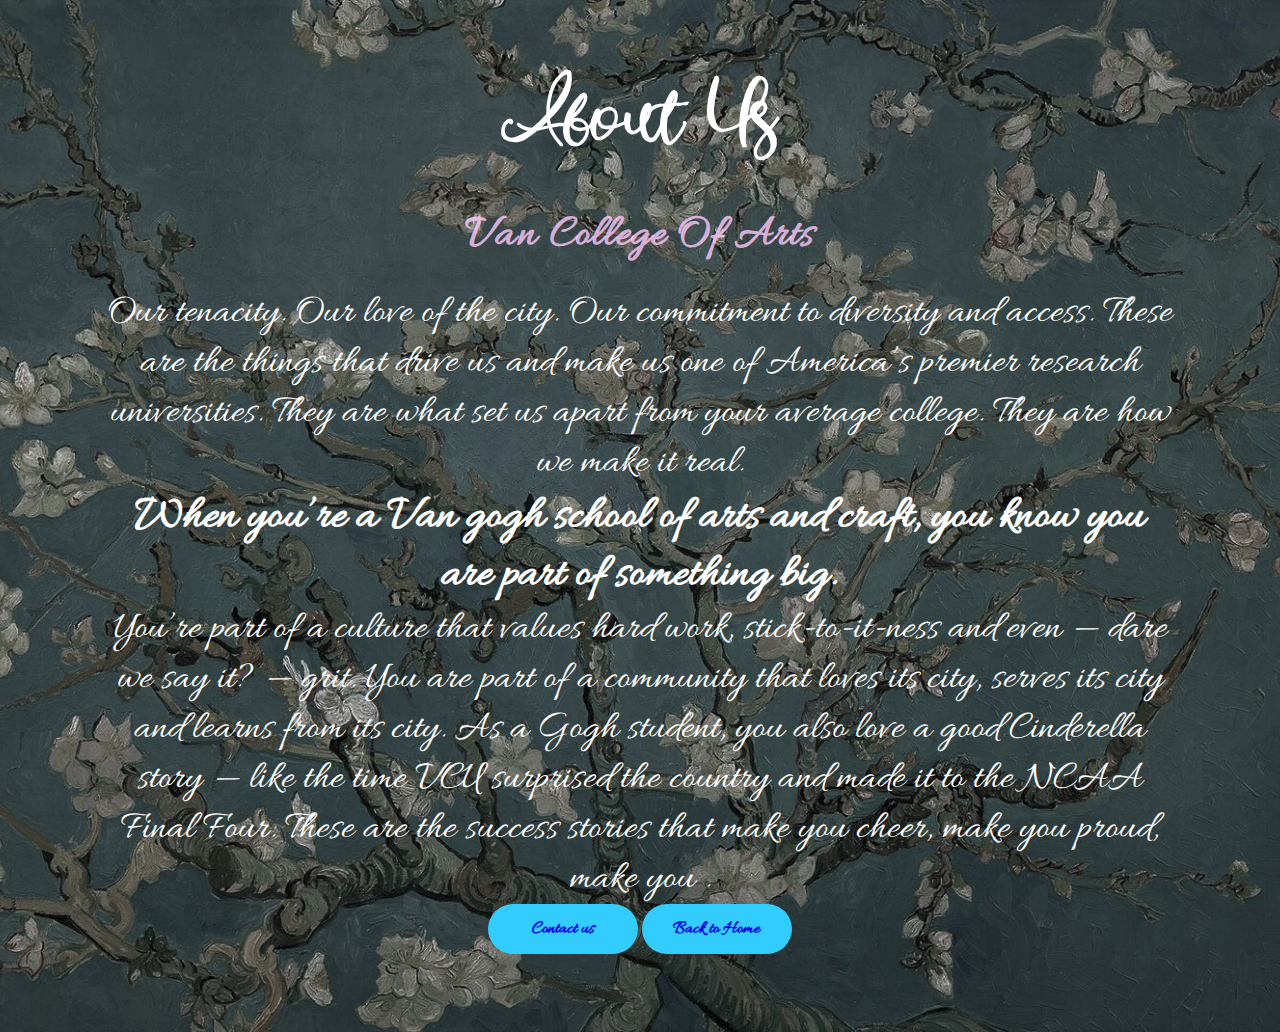
<file: About.html>
<!DOCTYPE html>
<html lang="en">
<head>
    <meta charset="UTF-8">
    <meta http-equiv="X-UA-Compatible" content="IE=edge">
    <meta name="viewport" content="width=device-width, initial-scale=1.0">    
    <link rel="stylesheet" href="Aboutstyle.css">
    <link rel="icon" type="image/x-icon" href="Images/Van.jpg" class="favi">
    <title>About Us</title>
</head>
<body>
    <section class="about">
        <div class="main">
          
            <div class="about-text">
            <h1>About us</h1>
            <h5>Van <span>College of arts</span></h5>
                <div class="por">
                Our tenacity.
                Our love of the city.
                Our commitment to diversity and access.
                These are the things that drive us and make us one of America’s premier research universities. They are what set us apart from your average college. They are how we make it real.
                <h3>When you’re a Van gogh school of arts and craft, you know you are part of something big.</h3>
                You’re part of a culture that values hard work, stick-to-it-ness and even — dare we say it? — grit. You are part of a community that loves its city, serves its city and learns from its city. As a Gogh student, you also love a good Cinderella story — like the time VCU surprised the country and made it to the NCAA Final Four. These are the success stories that make you cheer, make you proud, make you .
               </div>
                <div class="buttons">
                    <button><a href="Contact.html">Contact us</a></button>
                    <button><a href="index.html">Back to Home</a></button>
                </div>
            </div>
        </div>
    </section>    
</body>
</html>
</file>
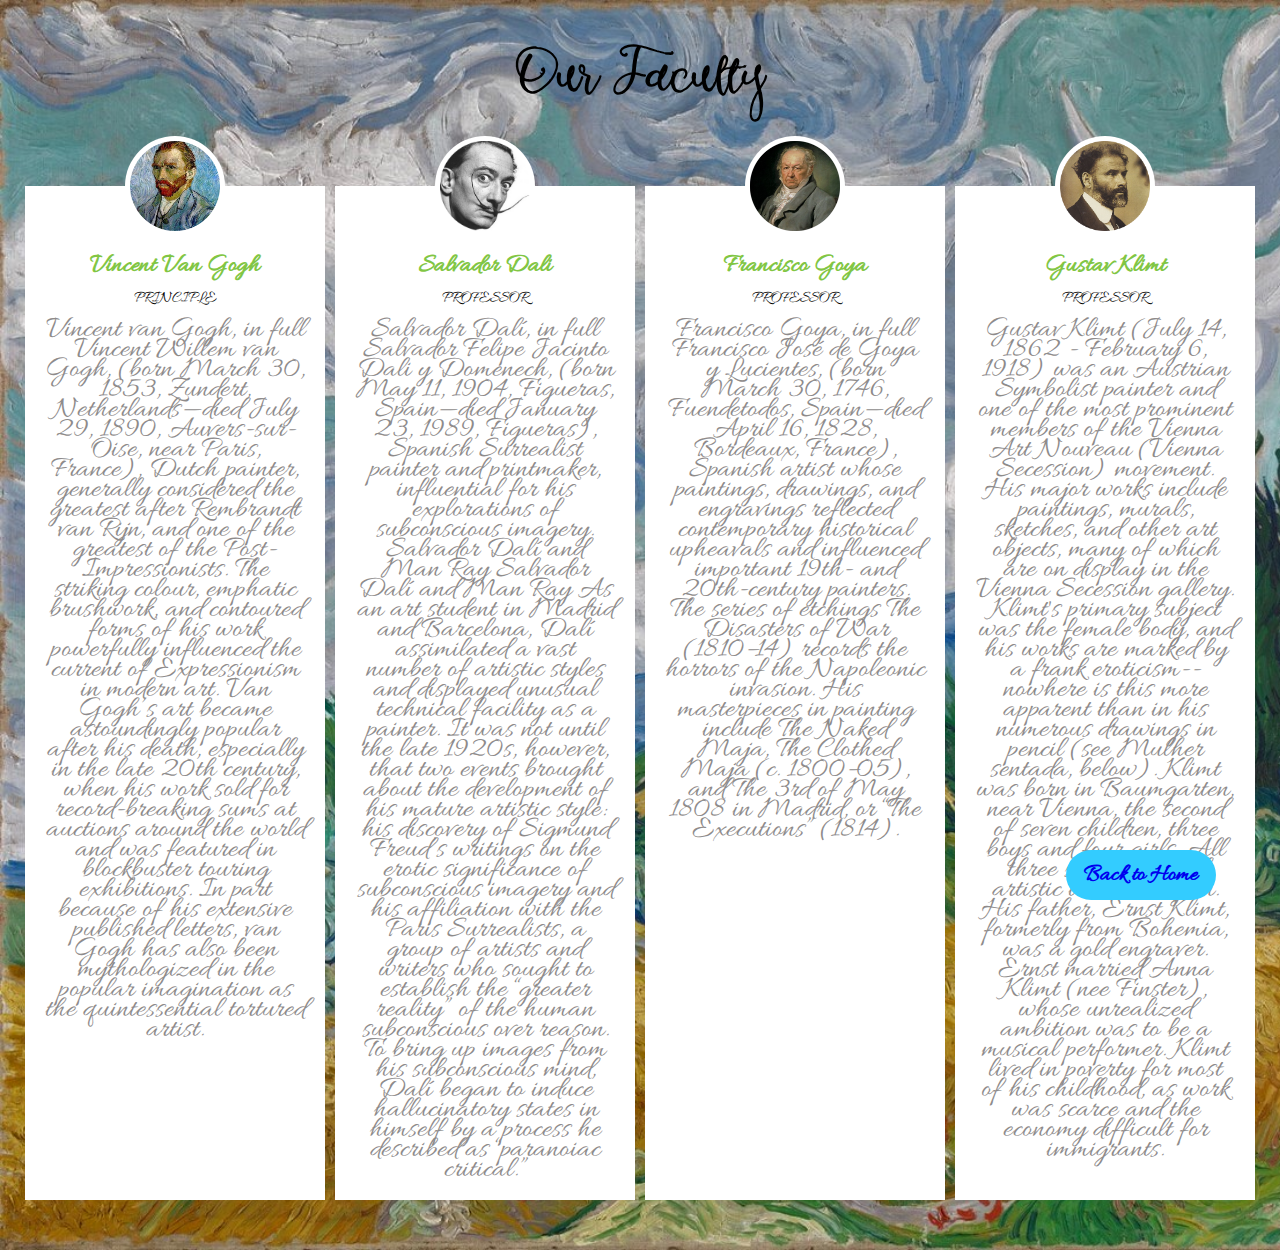
<file: Faculties.html>
<!DOCTYPE html>
<html lang="en">
<head>
    <meta charset="UTF-8">
    <meta http-equiv="X-UA-Compatible" content="IE=edge">
    <meta name="viewport" content="width=device-width, initial-scale=1.0">
    <title>Faculties</title>
    <link rel="stylesheet" href="Facultiestyle.css">
    <link rel="icon" type="image/x-icon" href="Images/Van.jpg" class="favi">
</head>
<body>
    <div class="wrapper">
        <h1>Our Faculty</h1>
        <div class="team">
            <div class="team_member">
              <div class="team_img">
                <img src="Images/Principle.png" alt="Team_image">
              </div>
              <h3>Vincent Van Gogh</h3>
              <p class="role">Principle</p>
              <p>
                Vincent van Gogh, in full Vincent Willem van Gogh, (born March 30, 1853, Zundert, Netherlands—died July 29, 1890, Auvers-sur-Oise, near Paris, France), Dutch painter, generally considered the greatest after Rembrandt van Rijn, and one of the greatest of the Post-Impressionists. The striking colour, emphatic brushwork, and contoured forms of his work powerfully influenced the current of Expressionism in modern art. Van Gogh’s art became astoundingly popular after his death, especially in the late 20th century, when his work sold for record-breaking sums at auctions around the world and was featured in blockbuster touring exhibitions. In part because of his extensive published letters, van Gogh has also been mythologized in the popular imagination as the quintessential tortured artist.
              </p>
             </div>
        <div class="team">
          <div class="team_member">
            <div class="team_img">
              <img src="Images/Team1.png" alt="Team_image">
            </div>
            <h3>Salvador Dali</h3>
            <p class="role">Professor</p>
            <p>Salvador Dalí, in full Salvador Felipe Jacinto Dali y Domenech, (born May 11, 1904, Figueras, Spain—died January 23, 1989, Figueras), Spanish Surrealist painter and printmaker, influential for his explorations of subconscious imagery.

                Salvador Dalí and Man Ray
                Salvador Dalí and Man Ray
                As an art student in Madrid and Barcelona, Dalí assimilated a vast number of artistic styles and displayed unusual technical facility as a painter. It was not until the late 1920s, however, that two events brought about the development of his mature artistic style: his discovery of Sigmund Freud’s writings on the erotic significance of subconscious imagery and his affiliation with the Paris Surrealists, a group of artists and writers who sought to establish the “greater reality” of the human subconscious over reason. To bring up images from his subconscious mind, Dalí began to induce hallucinatory states in himself by a process he described as “paranoiac critical.”
            </p>
           </div>
          <div class="team_member">
            <div class="team_img">
              <img src="Images/Team2.png" alt="Team_image">
            </div>
            <h3>Francisco Goya</h3>
            <p class="role">Professor</p>
            <p>Francisco Goya, in full Francisco José de Goya y Lucientes, (born March 30, 1746, Fuendetodos, Spain—died April 16, 1828, Bordeaux, France), Spanish artist whose paintings, drawings, and engravings reflected contemporary historical upheavals and influenced important 19th- and 20th-century painters. The series of etchings The Disasters of War (1810–14) records the horrors of the Napoleonic invasion. His masterpieces in painting include The Naked Maja, The Clothed Maja (c. 1800–05), and The 3rd of May 1808 in Madrid, or “The Executions” (1814).</p></div>
          <div class="team_member">
            <div class="team_img">
              <img src="Images/Team3.png" alt="Team_image">
            </div>
            <h3>Gustav Klimt</h3>
            <p class="role">Professor</p>
            <p>Gustav Klimt (July 14, 1862 - February 6, 1918) was an Austrian Symbolist painter and one of the most prominent members of the Vienna Art Nouveau (Vienna Secession) movement. His major works include paintings, murals, sketches, and other art objects, many of which are on display in the Vienna Secession gallery. Klimt's primary subject was the female body, and his works are marked by a frank eroticism--nowhere is this more apparent than in his numerous drawings in pencil (see Mulher sentada, below).

                Klimt was born in Baumgarten, near Vienna, the second of seven children, three boys and four girls. All three sons displayed artistic talent early on. His father, Ernst Klimt, formerly from Bohemia, was a gold engraver. Ernst married Anna Klimt (nee Finster), whose unrealized ambition was to be a musical performer. Klimt lived in poverty for most of his childhood, as work was scarce and the economy difficult for immigrants.
                </p>
          </div>
          
        </div>
        <button><a href="index.html">Back to Home</a></button>
      </div>
</body>
</html>
</file>
<file: Aboutstyle.css>
*{
    padding: 0;
    margin: 0;
    box-sizing: border-box;
}
@font-face {
    font-family: 'Ochre Script';
    src: url(Fonts/Ochre\ Script.ttf);
}
@font-face {
    font-family: 'Allura-Regular';
    src: url(Fonts/Allura-Regular.ttf);
}  


body {
    min-height: 100vh;
    width: 100%;
    display: flex;
    justify-content: center;
    align-items: center;
    background-image: url(Images/About.jpg);
    background-size: cover;
    background-position: center;
    position: relative;
  }

.about{
    width: 100%;
    padding: 78px;
    
}

.about text{
    width: 550px;
}
.main{
    width: 1130px;
    max-width: 95%;
    margin: 0 auto;
    display: flex;
    align-items: center;
    justify-content: space-around;
    text-align: center;
}
.about-text h1{
    font-family: 'Ochre Script';
    font-size: 80px;
    text-transform: capitalize;
    margin-bottom: 20px;
    color: white;
}

.about-text h5{
    color: #fcfc;
    font-family: 'Allura-Regular';
    font-size: 45px;
    text-transform: capitalize;
    margin-bottom: 25px;
    letter-spacing: 2px;
}
.por{
    font-family: 'Allura-Regular';
    color: white;
    font-size: 40px;
}
span{
    color: #fcfc;
    letter-spacing: 1px;
    line-height: 28px;
    font-size: 45px;
    margin-bottom: 45px;
}
.buttons button{
	font-family: Allura-Regular;
	height:50px;
	width: 150px;
	font-size: 18px;
	font-weight: 600;
	color:black;
	background-color:#33ccff;
	outline: none;
	cursor: pointer;
	border: none;
	border-radius: 25px;
	transition: .6s;
}
.buttons button a{
	text-decoration: none;
}
.buttons button:hover{
	background: white;
	color: black;
}
</file>
<file: Facultiestyle.css>
@font-face {
    font-family: 'Ochre Script';
    src: url(Fonts/Ochre\ Script.ttf);
}
@font-face {
    font-family: 'Allura-Regular';
    src: url(Fonts/Allura-Regular.ttf);
}  

*{
  margin: 0;
  padding: 0;
  box-sizing: border-box;
}

body{
  background-image: url(Images/Teambg.jpg);
  background-repeat: no-repeat;
  background-size: cover;
}

.wrapper{
  margin-top: 50px;
}

.wrapper h1{
  font-family: 'Ochre Script', cursive;
  font-size: 52px;
  margin-bottom: 60px;
  text-align: center;
}

.team{
  display: flex;
  justify-content: center;
  width: auto;
  text-align: center;
  flex-wrap: wrap;
}

.team .team_member{
  background: #fff;
  margin: 5px;
  margin-bottom: 50px;
  width: 300px;
  padding: 20px;
  line-height: 20px;
  color: #8e8b8b;  
  position: relative;
}

.team .team_member h3{
  color: #81c644;
  font-size: 26px;
  margin-top: 50px;
  font-family: 'Allura-Regular';
}

.team .team_member p.role{
  color:black;
  margin: 12px 0;
  font-size: 16px;
  text-transform: uppercase;
  font-family: 'Allura-Regular';
  
}
 p{
    font-family: 'Allura-Regular';
    font-size: 30px;
}
.team .team_member .team_img{
  position: absolute;
  top: -50px;
  left: 50%;
  transform: translateX(-50%);
  width: 100px;
  height: 100px;
  border-radius: 50%;
  background: #fff;
}

.team .team_member .team_img img{
  width: 100px;
  height: 100px;
  padding: 5px;
}
button{
    font-family: Allura-Regular;
	height:50px;
	width: 150px;
	font-size: 24px;
	font-weight: 600;
	color:black;
	background-color:#33ccff;
	outline: none;
	cursor: pointer;
	border: none;
	border-radius: 25px;
	transition: .6s;
    position: fixed;
    right: 5%;
   bottom: 0%;
}
button a{
    text-decoration: none;
}
</file>
